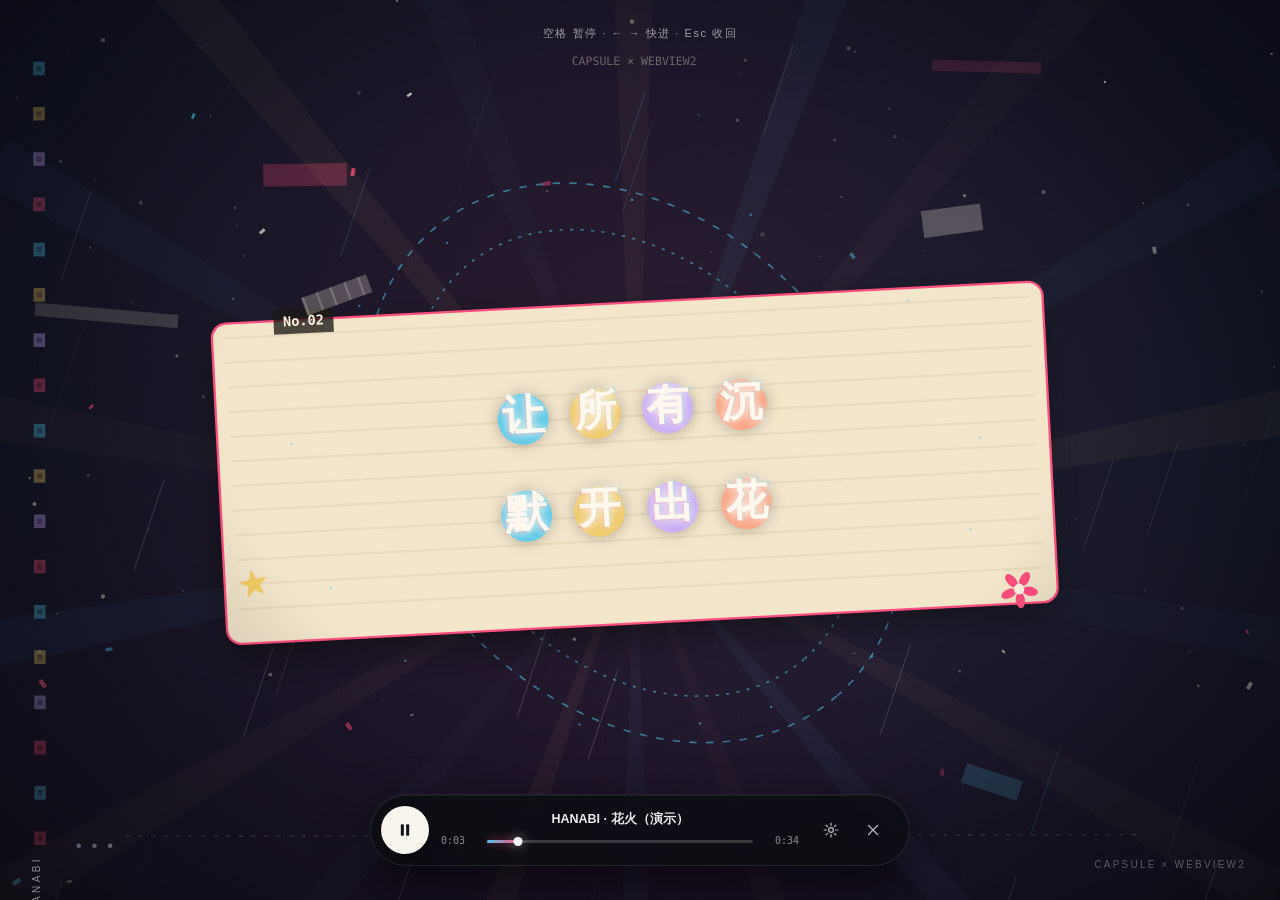
<file: stage-web/index.html>
<!doctype html>
<html lang="zh-CN">
<head>
<meta charset="utf-8" />
<meta name="viewport" content="width=device-width, initial-scale=1, maximum-scale=1, user-scalable=no" />
<title>Capsule Stage - HANABI</title>
<link rel="stylesheet" href="stage.css" />
</head>
<body>
  <main id="stage">
    <canvas id="canvas"></canvas>
    <div id="vignette"></div>
    <div id="grain"></div>
    <div id="bgDim"></div>
    <div id="subtitle"></div>
    <div id="styleTag">[ STYLE ] <span id="styleTagName">花火 / HANABI</span></div>
    <div id="brand">CAPSULE × WEBVIEW2</div>

    <div id="hint">空格 暂停 · ← → 快进 · Esc 收回</div>

    <section id="bar" aria-label="播放控制">
      <button id="playBtn" class="round" title="播放 / 暂停">
        <svg id="playIcon" viewBox="0 0 24 24"><path d="M8 5.5 19 12 8 18.5Z"/></svg>
      </button>
      <div id="meta">
        <div id="title">等待播放</div>
        <div id="progressRow">
          <span id="curTime">0:00</span>
          <div id="track" role="slider" aria-label="进度">
            <div id="trackBg"></div>
            <div id="fill"></div>
            <div id="knob"></div>
          </div>
          <span id="durTime">0:00</span>
        </div>
      </div>
      <div id="actions">
        <button id="styleBtn" class="icon" title="歌词样式设置">
          <svg viewBox="0 0 24 24"><circle cx="12" cy="12" r="3.1"/><path d="M12 2.7v3.1M12 18.2v3.1M2.7 12h3.1M18.2 12h3.1M5.4 5.4l2.2 2.2M16.4 16.4l2.2 2.2M18.6 5.4l-2.2 2.2M7.6 16.4l-2.2 2.2"/></svg>
        </button>
        <button id="closeBtn" class="icon" title="收回投射">
          <svg viewBox="0 0 24 24"><path d="M6 6l12 12M18 6 6 18"/></svg>
        </button>
      </div>
    </section>

    <div id="panelDimmer" class="hidden"></div>
    <section id="panel" class="hidden" aria-label="歌词样式">
      <header>
        <div class="panel-title">歌词样式</div>
        <div class="panel-sub" id="panelSub">HANABI · 花火</div>
        <button id="panelClose" class="icon" title="关闭">
          <svg viewBox="0 0 24 24"><path d="M6 6l12 12M18 6 6 18"/></svg>
        </button>
      </header>
      <div class="panel-body">
        <div class="left">
          <div id="preview">
            <div class="preview-art" id="previewArt">
              <span class="preview-kicker" id="previewKicker">HANABI / 花火</span>
              <strong id="previewLine">夜空把这一句点亮</strong>
              <span class="preview-note" id="previewNote">烟花 · 彩纸 · 镜头推进</span>
            </div>
          </div>
          <div class="grid-label">样式 18 / 全部</div>
          <div id="styleGrid"></div>
          <div class="proto-note">已接入 18 个网页样式；切样式会实时换背景、字体、版式和动效。透明背景在「背景」页。</div>
        </div>
        <div class="right">
          <div class="tabs" id="tabs">
            <button class="tab active" data-tab="animation">歌词动画</button>
            <button class="tab" data-tab="background">背景</button>
            <button class="tab" data-tab="font">字体</button>
            <button class="tab" data-tab="subtitle">字幕</button>
            <button class="tab" data-tab="global">全局</button>
            <button class="tab" data-tab="default">默认</button>
          </div>
          <div class="content">
            <div class="tab-page active" data-page="animation">
              <div class="info">打开下面的随拍/烟花开关后，这些效果会作用在正在投射的画面上。</div>
              <h3>动效效果</h3>
              <label class="switch-row"><span>随拍开花</span><input id="optBloom" type="checkbox" checked /><i></i></label>
              <label class="switch-row"><span>随拍推镜</span><input id="optPush" type="checkbox" checked /><i></i></label>

              <h3>烟花 / 光点</h3>
              <div class="slider-row"><div><span>火花数量</span><output id="outSpark">1.00</output></div><input id="optSpark" type="range" min="0" max="2" step="0.01" value="1" /></div>
              <div class="slider-row"><div><span>烟花辉光</span><output id="outSparkGlow">1.00</output></div><input id="optSparkGlow" type="range" min="0" max="2" step="0.01" value="1" /></div>
              <div class="slider-row"><div><span>副歌辉光</span><output id="outChorus">1.30</output></div><input id="optChorus" type="range" min="0" max="2" step="0.01" value="1.3" /></div>
              <div class="slider-row"><div><span>整体辉光</span><output id="outGlow">0.80</output></div><input id="optGlow" type="range" min="0" max="2" step="0.01" value="0.8" /></div>
              <label class="switch-row"><span>升空尾迹</span><input id="optTrail" type="checkbox" checked /><i></i></label>

              <h3>画面</h3>
              <div class="slider-row"><div><span>镜头强度</span><output id="outCamera">1.00</output></div><input id="optCamera" type="range" min="0" max="2" step="0.01" value="1" /></div>
              <div class="slider-row"><div><span>文字动效</span><output id="outMotion">1.00</output></div><input id="optMotion" type="range" min="0" max="2" step="0.01" value="1" /></div>
            </div>

            <div class="tab-page" data-page="background">
              <h3>背景</h3>
              <label class="switch-row"><span>透明背景（壁纸模拟）</span><input id="optTransparent" type="checkbox" /><i></i></label>
              <div class="info small">WebView2 + WPF 不能把逐像素透明真正透到桌面，这里用当前桌面壁纸做底图，视觉上接近透明；真正的桌面叠加需要 Electron 版。开启后场景背景会隐藏，只保留文字/动效。</div>
              <div class="slider-row"><div><span>背景压暗</span><output id="outDim">0.00</output></div><input id="optDim" type="range" min="0" max="0.85" step="0.01" value="0" /></div>
              <div class="slider-row"><div><span>装饰密度</span><output id="outDecor">1.00</output></div><input id="optDecor" type="range" min="0" max="2" step="0.01" value="1" /></div>
            </div>

            <div class="tab-page" data-page="font">
              <h3>字体</h3>
              <div class="info" id="fontInfo">当前样式：花火 / 无衬线粗体</div>
              <div class="slider-row"><div><span>字号缩放</span><output id="outFontScale">1.00</output></div><input id="optFontScale" type="range" min="0.7" max="1.4" step="0.01" value="1" /></div>
            </div>

            <div class="tab-page" data-page="subtitle">
              <h3>字幕</h3>
              <label class="switch-row"><span>显示当前句字幕</span><input id="optSubtitle" type="checkbox" /><i></i></label>
              <div class="info small" id="subtitleInfo">字幕显示在底栏上方，使用当前句。</div>
            </div>

            <div class="tab-page" data-page="global">
              <h3>全局</h3>
              <label class="switch-row"><span>减少动画</span><input id="optReduce" type="checkbox" /><i></i></label>
              <label class="switch-row"><span>换段过渡</span><input id="optTransitions" type="checkbox" checked /><i></i></label>
              <label class="switch-row"><span>每首歌随机样式</span><input id="optRandom" type="checkbox" /><i></i></label>
            </div>

            <div class="tab-page" data-page="default">
              <h3>默认</h3>
              <div class="info">恢复默认样式与全部动效参数。当前样式面板会立即刷新。</div>
              <button id="btnReset" class="reset-btn">恢复默认</button>
            </div>
          </div>
        </div>
      </div>
    </section>

    <div id="toast"></div>
  </main>
  <script src="stage.js"></script>
</body>
</html>
</file>
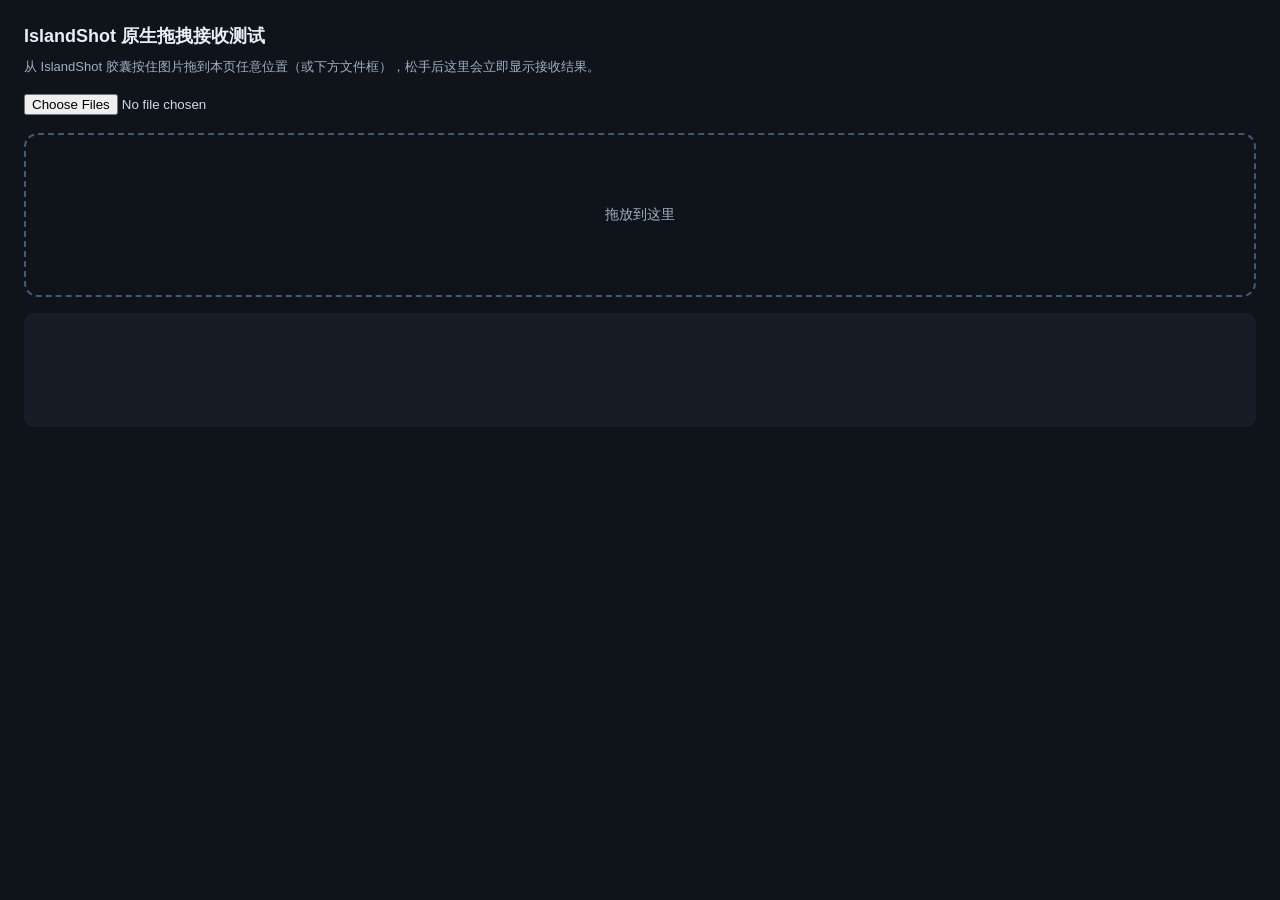
<file: test/drop-target.html>
<!doctype html>
<html lang="zh-CN">
<head>
<meta charset="utf-8">
<title>IslandShot 拖拽接收测试</title>
<style>
  html,body{margin:0;height:100%;font-family:"Microsoft YaHei UI",Segoe UI,sans-serif;background:#0f141a;color:#e8eef6}
  body{padding:24px;box-sizing:border-box}
  h1{font-size:18px;margin:0 0 10px}
  p{color:#9fb0c4;font-size:13px;margin:0 0 18px}
  #zone{margin-top:18px;height:160px;display:flex;align-items:center;justify-content:center;
        border:2px dashed #3d5a78;border-radius:14px;color:#9fb0c4;font-size:14px;transition:.15s}
  #zone.hot{border-color:#41c07a;background:rgba(65,192,122,.12);color:#7fe2ad}
  #zone.ok{border-style:solid;border-color:#41c07a;background:rgba(65,192,122,.18);color:#7fe2ad}
  #log{margin-top:16px;padding:12px;background:#161d26;border-radius:10px;font:12px Consolas,monospace;
       white-space:pre-wrap;min-height:90px;color:#a9e2c3}
  input[type=file]{color:#cfd9e6}
  #preview img{max-width:280px;max-height:160px;border-radius:8px;margin:6px 8px 0 0;border:1px solid #2c3e52}
</style>
</head>
<body>
  <h1>IslandShot 原生拖拽接收测试</h1>
  <p>从 IslandShot 胶囊按住图片拖到本页任意位置（或下方文件框），松手后这里会立即显示接收结果。</p>
  <input id="file" type="file" multiple accept="image/*">
  <div id="zone">拖放到这里</div>
  <div id="preview"></div>
  <pre id="log"></pre>
  <script>
    var log = document.getElementById('log');
    var zone = document.getElementById('zone');
    function write(text) { log.textContent += text + '\n'; }
    function handle(files, source) {
      if (!files || !files.length) { write(source + '：没有收到文件数据'); return; }
      zone.classList.add('ok');
      zone.textContent = '已接收 ' + files.length + ' 个文件 ✔';
      for (var i = 0; i < files.length; i++) {
        var f = files[i];
        write(source + ' 收到文件：' + f.name + ' ｜ ' + (f.type || '(无类型)') + ' ｜ ' + f.size + ' 字节');
        if (f.type && f.type.indexOf('image/') === 0) {
          var img = document.createElement('img');
          img.src = URL.createObjectURL(f);
          document.getElementById('preview').appendChild(img);
        }
      }
    }
    ['dragenter','dragover'].forEach(function (t) {
      document.addEventListener(t, function (e) { e.preventDefault(); zone.classList.add('hot'); });
    });
    ['dragleave','drop'].forEach(function (t) {
      document.addEventListener(t, function (e) { e.preventDefault(); zone.classList.remove('hot'); });
    });
    document.addEventListener('drop', function (e) { handle(e.dataTransfer.files, '页面 drop'); });
    document.getElementById('file').addEventListener('change', function (e) { handle(e.target.files, '文件框 change'); });
  </script>
</body>
</html>
</file>
<file: stage-web/stage.css>
:root {
  --ink: #f6f2ea;
  --dim: rgba(246, 242, 234, .55);
  --accent: #ff4f7d;
  --accent2: #54d7f2;
  --panel: rgba(20, 20, 24, .96);
  --line: rgba(255, 255, 255, .13);
  --bar: rgba(12, 13, 18, .82);
}

* { box-sizing: border-box; }

html, body {
  margin: 0;
  width: 100%;
  height: 100%;
  overflow: hidden;
  background: #05060f;
  color: var(--ink);
  font-family: "Segoe UI", "Microsoft YaHei UI", "PingFang SC", sans-serif;
  user-select: none;
  cursor: default;
}

#stage {
  position: fixed;
  inset: 0;
  overflow: hidden;
}

#canvas {
  position: absolute;
  inset: 0;
  width: 100%;
  height: 100%;
  display: block;
}

#vignette {
  position: absolute;
  inset: -10%;
  pointer-events: none;
  background: radial-gradient(ellipse at 50% 46%, rgba(0,0,0,0) 38%, rgba(0,0,0,.35) 72%, rgba(0,0,0,.72) 100%);
}

#bgDim {
  position: absolute;
  inset: 0;
  background: #000;
  opacity: 0;
  pointer-events: none;
  z-index: 2;
}

#subtitle {
  position: absolute;
  left: 50%;
  bottom: 124px;
  transform: translateX(-50%);
  max-width: min(820px, 78vw);
  text-align: center;
  font-size: 15px;
  line-height: 1.5;
  color: rgba(255,255,255,.82);
  text-shadow: 0 2px 18px rgba(0,0,0,.65);
  letter-spacing: .02em;
  pointer-events: none;
  z-index: 15;
  display: none;
}

body.transparent,
body.transparent #stage,
body.transparent #canvas { background: transparent !important; }
body.transparent #vignette,
body.transparent #grain,
body.transparent #bgDim { display: none !important; }

#grain {
  position: absolute;
  inset: 0;
  pointer-events: none;
  opacity: .20;
  mix-blend-mode: overlay;
  background-image: url("data:image/svg+xml,%3Csvg xmlns='http://www.w3.org/2000/svg' width='160' height='160'%3E%3Cfilter id='n'%3E%3CfeTurbulence type='fractalNoise' baseFrequency='.9' numOctaves='2' stitchTiles='stitch'/%3E%3C/filter%3E%3Crect width='100%25' height='100%25' filter='url(%23n)' opacity='.55'/%3E%3C/svg%3E");
  background-size: 160px 160px;
}

#styleTag {
  position: absolute;
  left: 30px;
  bottom: 30px;
  transform-origin: 0 0;
  transform: rotate(-90deg) translate(-100%, 0);
  white-space: nowrap;
  color: rgba(255, 255, 255, .30);
  font-size: 10px;
  letter-spacing: .34em;
  pointer-events: none;
}

#styleTag span { color: rgba(255, 255, 255, .52); }

#brand {
  position: absolute;
  right: 34px;
  bottom: 30px;
  color: rgba(255, 255, 255, .32);
  font-size: 10px;
  letter-spacing: .22em;
  pointer-events: none;
}

#hint {
  position: absolute;
  top: 26px;
  left: 50%;
  transform: translateX(-50%);
  color: rgba(255, 255, 255, .58);
  font-size: 11px;
  letter-spacing: .14em;
  transition: opacity .8s;
  pointer-events: none;
}

/* ============================ 控制条 ============================ */

#bar {
  position: absolute;
  left: 50%;
  bottom: 34px;
  transform: translateX(-50%);
  width: min(540px, calc(100vw - 80px));
  height: 72px;
  padding: 0 16px 0 10px;
  border-radius: 36px;
  background: var(--bar);
  border: 1px solid rgba(255, 255, 255, .10);
  box-shadow: 0 18px 48px rgba(0, 0, 0, .55), inset 0 1px 0 rgba(255, 255, 255, .06);
  backdrop-filter: blur(20px) saturate(1.15);
  display: flex;
  align-items: center;
  gap: 12px;
  z-index: 20;
}

button {
  border: 0;
  background: transparent;
  color: inherit;
  padding: 0;
  cursor: pointer;
}

button.round {
  width: 48px;
  height: 48px;
  border-radius: 50%;
  background: #f8f5ef;
  color: #101116;
  display: grid;
  place-items: center;
  flex: 0 0 auto;
  box-shadow: 0 6px 20px rgba(0, 0, 0, .3);
}

button.round svg { width: 20px; height: 20px; fill: currentColor; }
button.round.playing svg { fill: currentColor; }

#meta {
  flex: 1;
  min-width: 0;
  display: flex;
  flex-direction: column;
  align-items: center;
  gap: 5px;
}

#title {
  width: 100%;
  text-align: center;
  font-size: 12.5px;
  font-weight: 600;
  color: rgba(255, 255, 255, .92);
  white-space: nowrap;
  overflow: hidden;
  text-overflow: ellipsis;
}

#progressRow {
  width: 100%;
  display: flex;
  align-items: center;
  gap: 8px;
}

#curTime, #durTime {
  width: 38px;
  font: 10px/1 Consolas, "SFMono-Regular", monospace;
  color: rgba(255, 255, 255, .52);
  font-variant-numeric: tabular-nums;
}

#durTime { text-align: right; }

#track {
  position: relative;
  height: 16px;
  flex: 1;
  display: flex;
  align-items: center;
  cursor: pointer;
}

#trackBg, #fill {
  position: absolute;
  left: 0;
  height: 3px;
  border-radius: 2px;
}

#trackBg { right: 0; background: rgba(255, 255, 255, .18); }
#fill { width: 0; background: linear-gradient(90deg, var(--accent2), var(--accent)); box-shadow: 0 0 10px color-mix(in srgb, var(--accent) 55%, transparent); }
#knob {
  position: absolute;
  width: 9px; height: 9px;
  border-radius: 50%;
  background: #fff;
  left: 0;
  transform: translateX(-50%);
  box-shadow: 0 0 12px rgba(255, 255, 255, .5);
}

#actions { display: flex; align-items: center; gap: 2px; flex: 0 0 auto; }

button.icon {
  width: 40px; height: 40px;
  border-radius: 12px;
  display: grid;
  place-items: center;
  color: rgba(255, 255, 255, .72);
  transition: background .18s, color .18s;
}

button.icon:hover { background: rgba(255, 255, 255, .10); color: #fff; }
button.icon svg { width: 18px; height: 18px; fill: none; stroke: currentColor; stroke-width: 1.6; stroke-linecap: round; stroke-linejoin: round; }
#styleBtn svg circle { fill: none; }

/* ============================ 样式面板 ============================ */

#panelDimmer {
  position: absolute;
  inset: 0;
  background: rgba(0, 0, 0, .56);
  z-index: 30;
}

#panel {
  position: absolute;
  left: 50%;
  top: 50%;
  transform: translate(-50%, -50%);
  width: min(1020px, calc(100vw - 70px));
  height: min(710px, calc(100vh - 70px));
  background: var(--panel);
  border: 1px solid rgba(255, 255, 255, .13);
  border-radius: 18px;
  box-shadow: 0 28px 80px rgba(0, 0, 0, .66);
  z-index: 31;
  display: flex;
  flex-direction: column;
  overflow: hidden;
}

#panel header {
  height: 54px;
  flex: 0 0 auto;
  display: flex;
  align-items: center;
  gap: 12px;
  padding: 0 16px 0 22px;
  border-bottom: 1px solid rgba(255, 255, 255, .07);
}

.panel-title { font-size: 15px; font-weight: 600; }
.panel-sub { font-size: 10px; letter-spacing: .18em; color: var(--accent); opacity: .9; }
#panelClose { margin-left: auto; }

.panel-body {
  flex: 1;
  min-height: 0;
  display: grid;
  grid-template-columns: 600px 1fr;
  gap: 14px;
  padding: 16px 18px 18px;
}

.left { min-width: 0; display: flex; flex-direction: column; }
#preview {
  height: 306px;
  border-radius: 8px;
  background: #0a0b14;
  overflow: hidden;
  flex: 0 0 auto;
}
.preview-art {
  position: relative;
  height: 100%;
  padding: 30px;
  display: flex;
  flex-direction: column;
  justify-content: flex-end;
  background:
    radial-gradient(circle at 28% 18%, rgba(255, 79, 125, .34), transparent 38%),
    radial-gradient(circle at 82% 72%, rgba(84, 215, 242, .25), transparent 42%),
    linear-gradient(160deg, #131a36, #090912 70%);
}
.preview-art:before {
  content: "";
  position: absolute;
  inset: 0;
  background:
    linear-gradient(112deg, transparent 42%, rgba(255, 255, 255, .08) 43%, transparent 45%),
    repeating-linear-gradient(90deg, transparent 0 46px, rgba(255,255,255,.035) 46px 47px);
}
.preview-kicker { font-size: 10px; letter-spacing: .3em; color: #ffb4c8; margin-bottom: 8px; }
.preview-art strong { font-size: 46px; line-height: 1; letter-spacing: -.02em; font-weight: 900; color: #fff5e8; text-shadow: 0 0 26px rgba(255, 79, 125, .35); }
.preview-note { margin-top: 10px; font-size: 11px; color: rgba(255,255,255,.58); }

.grid-label {
  margin: 12px 2px 8px;
  font-size: 10px;
  color: rgba(255, 255, 255, .46);
  letter-spacing: .1em;
}
#styleGrid {
  display: grid;
  grid-template-columns: repeat(6, 1fr);
  gap: 6px;
  flex: 0 0 auto;
}
.style-card {
  position: relative;
  height: 62px;
  border-radius: 7px;
  border: 1.5px solid transparent;
  background: linear-gradient(160deg, var(--card-top, #242a4a), var(--card-bottom, #0b0d18));
  overflow: hidden;
  text-align: center;
}
.style-card .glyph {
  display: block;
  margin-top: 8px;
  font-size: 19px;
  font-weight: 900;
  color: var(--card-ink, #fff5e8);
  text-shadow: 0 1px 6px rgba(0,0,0,.65), 0 0 16px var(--card-accent, rgba(255,79,125,.4));
}
.style-card .name {
  position: absolute;
  left: 0; right: 0; bottom: 5px;
  font-size: 9.5px;
  color: #fff;
  opacity: .92;
  text-shadow: 0 1px 4px rgba(0,0,0,.8);
}
.style-card.selected {
  border-color: var(--card-accent, var(--accent));
  box-shadow: 0 0 0 1px var(--card-accent, var(--accent)), 0 0 24px rgba(255,79,125,.20);
}
.proto-note {
  margin-top: 12px;
  padding: 10px 12px;
  border-radius: 8px;
  background: rgba(255, 255, 255, .045);
  border: 1px solid rgba(255, 255, 255, .06);
  color: rgba(255,255,255,.5);
  font-size: 10.5px;
  line-height: 1.6;
}

.right {
  min-width: 0;
  background: #131317;
  border-radius: 10px;
  display: flex;
  flex-direction: column;
  overflow: hidden;
}
.tabs {
  display: flex;
  align-items: center;
  gap: 2px;
  padding: 0 10px;
  height: 44px;
  flex: 0 0 auto;
  border-bottom: 1px solid rgba(255,255,255,.06);
}
.tab {
  padding: 0 10px;
  height: 32px;
  display: flex;
  align-items: center;
  font-size: 11.5px;
  color: rgba(255,255,255,.46);
  border: 0;
  background: transparent;
  border-radius: 6px;
  font-family: inherit;
  cursor: pointer;
}
.tab.active { color: #fff; background: rgba(255,255,255,.06); }
.tab-page { display: none; }
.tab-page.active { display: block; }
.info.small { margin-top: 8px; font-size: 10.5px; }
.reset-btn {
  margin-top: 14px;
  height: 34px;
  padding: 0 16px;
  border-radius: 8px;
  background: var(--accent);
  color: #fff;
  font-size: 12px;
  font-weight: 600;
}
.content {
  padding: 14px 18px 20px;
  overflow: auto;
  min-height: 0;
}
.content h3 { font-size: 12px; margin: 18px 0 6px; color: rgba(255,255,255,.82); font-weight: 600; }
.info {
  font-size: 11px;
  line-height: 1.6;
  color: rgba(255,255,255,.54);
  padding: 9px 10px;
  border-radius: 7px;
  background: rgba(255,255,255,.045);
}

.switch-row {
  height: 36px;
  display: flex;
  align-items: center;
  justify-content: space-between;
  color: rgba(255,255,255,.78);
  font-size: 12px;
  gap: 14px;
}
.switch-row input { display: none; }
.switch-row i {
  width: 42px; height: 23px;
  border-radius: 12px;
  background: rgba(255,255,255,.16);
  position: relative;
  transition: background .18s;
  flex: 0 0 auto;
}
.switch-row i:after {
  content: "";
  position: absolute;
  left: 3px; top: 3px;
  width: 17px; height: 17px;
  border-radius: 50%;
  background: #fff;
  transition: transform .18s;
}
.switch-row input:checked + i { background: var(--accent); }
.switch-row input:checked + i:after { transform: translateX(19px); }

.slider-row { margin: 8px 0 2px; }
.slider-row > div { display: flex; align-items: center; justify-content: space-between; font-size: 11.5px; color: rgba(255,255,255,.78); }
.slider-row output { font: 10.5px/1 Consolas, monospace; color: rgba(255,255,255,.6); }
.slider-row input[type=range] {
  width: 100%;
  accent-color: var(--accent);
  height: 22px;
  margin: 2px 0 0;
  background: transparent;
}

#toast {
  position: absolute;
  left: 50%;
  bottom: 120px;
  transform: translateX(-50%);
  padding: 8px 14px;
  border-radius: 999px;
  background: rgba(12,13,18,.86);
  border: 1px solid rgba(255,255,255,.12);
  color: rgba(255,255,255,.8);
  font-size: 11px;
  opacity: 0;
  pointer-events: none;
  transition: opacity .25s;
  z-index: 40;
}
#toast.show { opacity: 1; }

.hidden { display: none !important; }

body.hide-chrome #bar,
body.hide-chrome #hint { opacity: 0; pointer-events: none; }

@media (max-width: 900px) {
  .panel-body { grid-template-columns: 1fr; overflow: auto; }
  #preview { height: 220px; }
  #styleGrid { grid-template-columns: repeat(4, 1fr); }
}
</file>
